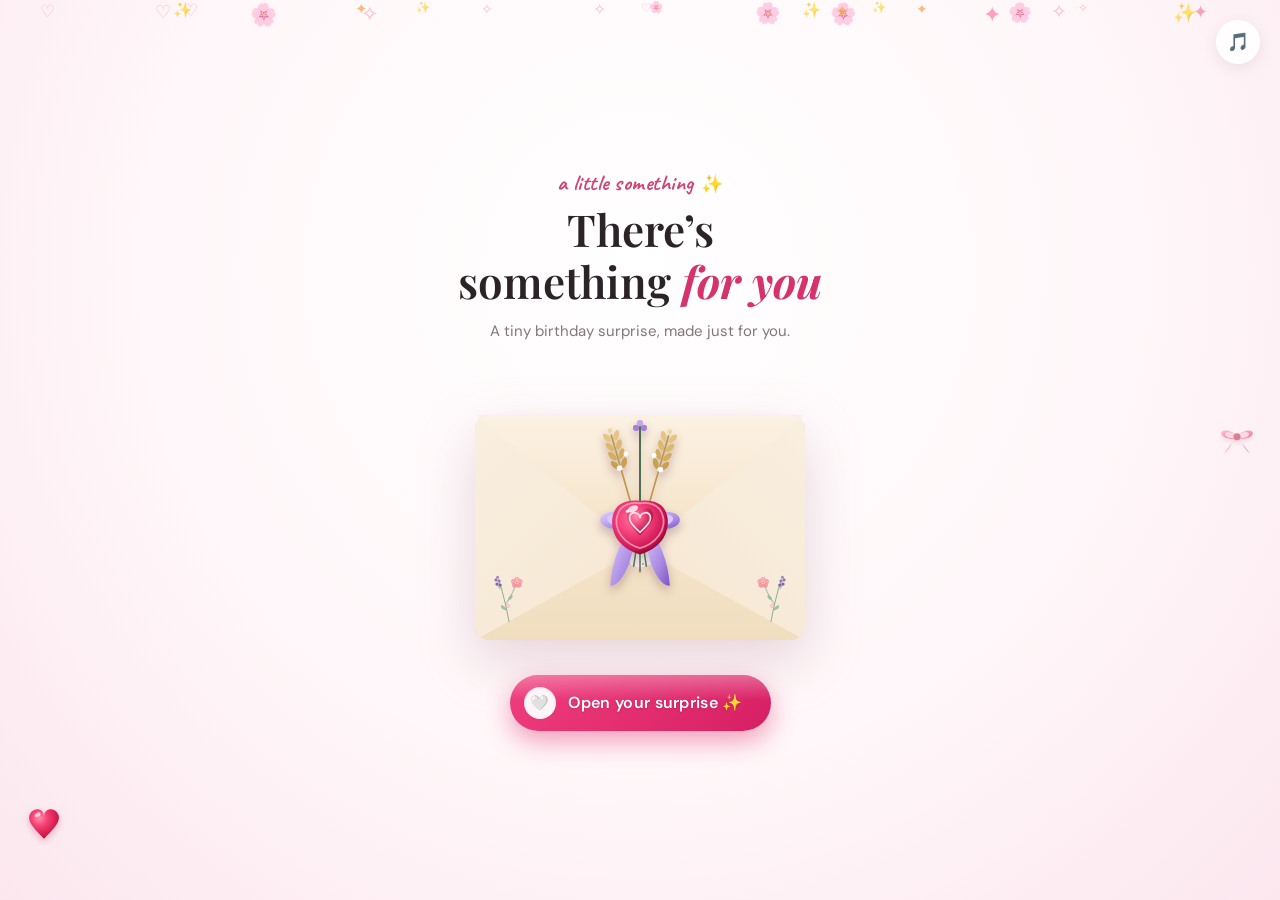
<file: index.html>
<!doctype html>
<html lang="en">
<head>
  <meta charset="utf-8">
  <meta name="viewport" content="width=device-width, initial-scale=1">
  <title>A Tiny Birthday Surprise • Open With Love</title>
  <link rel="stylesheet" href="style.css">
</head>
<body>
  <audio id="music" src="music/music.mp3" loop preload="auto"></audio>
  <button class="music" id="musicBtn" aria-label="Toggle music">🎵</button>

  <!-- Floating Sparkles -->
  <div class="sparkle-particles" id="sparkleContainer"></div>

  <!-- Decorative Corner Accents matching Screenshot 1 -->
  <img src="assets/accent-heart.svg" class="accent-heart-left" alt="heart decoration">
  <img src="assets/accent-bow.svg" class="accent-bow-right" alt="ribbon decoration">

  <main class="screen envelope-screen">
    <div class="screen-container">
      <p class="eyebrow-script">a little something <span class="sparkle">✨</span></p>
      <h1 class="headline-serif">There’s<br>something <span class="accent-pink">for you</span></h1>
      <p class="subtext">A tiny birthday surprise, made just for you.</p>

      <!-- Envelope Component (Slide 1 & 2) -->
      <div class="envelope-stage" id="envelope">
        <!-- Slide 2 pop-up characters -->
        <img src="assets/teddy-gift.svg" class="pop-teddy-left" alt="Teddy bear with gift box">
        <img src="assets/bunny-party.svg" class="pop-bunny-right" alt="Cheering bunny rabbit">

        <div class="envelope-wrapper">
          <div class="envelope-back"></div>

          <!-- Slide 2 letter card -->
          <div class="envelope-card" id="envelopeCard">
            <p class="card-prefix">for</p>
            <h2 class="card-recipient" data-name>Aanya</h2>
            <div class="card-sparkles-row">✦ ✨ ✦</div>
          </div>

          <!-- Envelope pocket flaps -->
          <div class="envelope-pocket">
            <div class="pocket-bottom"></div>
            <div class="pocket-left"></div>
            <div class="pocket-right"></div>
            <img src="assets/envelope-flowers.svg" class="pocket-flower-left" alt="floral sprig">
            <img src="assets/envelope-flowers.svg" class="pocket-flower-right" alt="floral sprig">
          </div>

          <!-- Top triangular flap -->
          <div class="envelope-top-flap"></div>

          <!-- Lavender Bouquet & 3D Pink Heart Wax Seal -->
          <div class="envelope-seal-wrapper">
            <img src="assets/lavender-seal.svg" alt="Wax seal with lavender bouquet" style="width: 100%; height: 100%;">
          </div>
        </div>
      </div>

      <!-- Call To Action Button -->
      <button class="btn-surprise" id="openEnvelope">
        <span class="btn-icon-heart">🤍</span>
        <span class="btn-surprise-text">Open your surprise ✨</span>
      </button>
    </div>
  </main>

  <script src="script.js"></script>
</body>
</html>
</file>
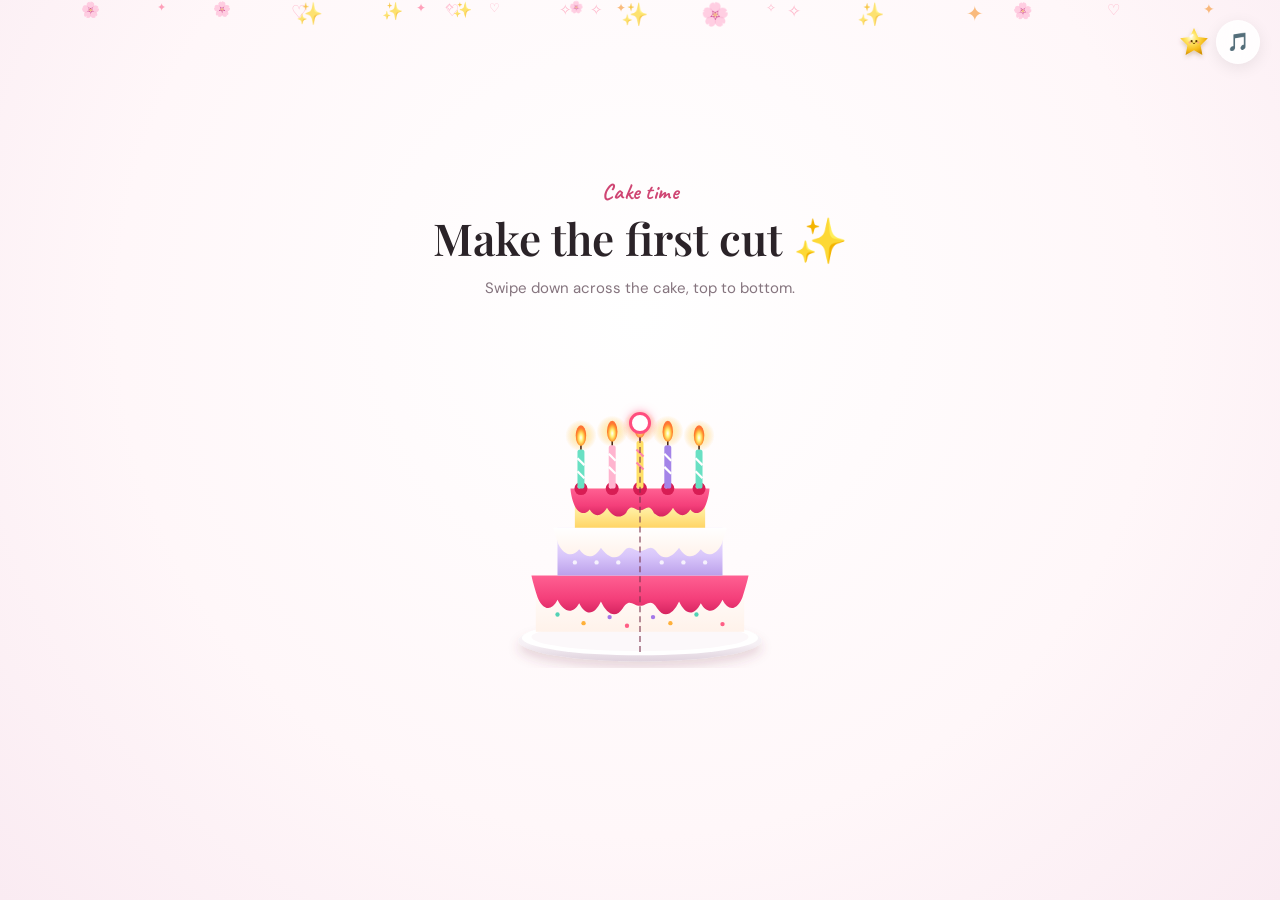
<file: cake.html>
<!doctype html>
<html lang="en">
<head>
  <meta charset="utf-8">
  <meta name="viewport" content="width=device-width, initial-scale=1">
  <title>Cake Time • Make The First Cut</title>
  <link rel="stylesheet" href="style.css">
</head>
<body>
  <audio id="music" src="music/music.mp3" loop preload="auto"></audio>
  <button class="music" id="musicBtn" aria-label="Toggle music">🎵</button>

  <!-- 3D Star Sticker in top-right corner matching Screenshot 1 & 2 -->
  <img src="assets/sticker-star.svg" class="top-star-sticker" alt="star sticker">

  <!-- Floating Sparkles -->
  <div class="sparkle-particles" id="sparkleContainer"></div>

  <main class="screen cake-screen" id="cakePage">
    <div class="screen-container">
      
      <!-- Pre-cut State Header (Screenshot 1) -->
      <div class="cake-pre-cut" id="cakePreCut">
        <p class="eyebrow-script">Cake time</p>
        <h1 class="headline-serif">Make the first cut <span class="sparkle-gold">✨</span></h1>
        <p class="subtext">Swipe down across the cake, top to bottom.</p>
      </div>

      <!-- Post-cut State Header (Screenshot 2) -->
      <div class="cake-post-cut" id="cakePostCut">
        <p class="eyebrow-script">Cake time</p>
        <h1 class="headline-serif">You did it! 🥳</h1>
        <p class="subtext">The first slice is always the sweetest one.</p>
        <button class="btn-more" id="btnMakeWish" data-next="wish.html">Make a wish ✨</button>
      </div>

      <!-- Interactive 3-Tier Birthday Cake Stage -->
      <div class="cake-cut-stage" id="cakeStage">
        <!-- SVG Cake with Separating Halves -->
        <svg xmlns="http://www.w3.org/2000/svg" viewBox="0 0 360 380" width="100%" height="100%">
          <defs>
            <linearGradient id="ck-pink" x1="0%" y1="0%" x2="0%" y2="100%">
              <stop offset="0%" stop-color="#ff6092"/>
              <stop offset="60%" stop-color="#f43f7a"/>
              <stop offset="100%" stop-color="#d62460"/>
            </linearGradient>
            <linearGradient id="ck-yellow" x1="0%" y1="0%" x2="0%" y2="100%">
              <stop offset="0%" stop-color="#fff8db"/>
              <stop offset="60%" stop-color="#ffeb99"/>
              <stop offset="100%" stop-color="#ffd566"/>
            </linearGradient>
            <linearGradient id="ck-purple" x1="0%" y1="0%" x2="0%" y2="100%">
              <stop offset="0%" stop-color="#f3ebff"/>
              <stop offset="60%" stop-color="#d8c5fa"/>
              <stop offset="100%" stop-color="#bba0ea"/>
            </linearGradient>
            <linearGradient id="ck-cream" x1="0%" y1="0%" x2="0%" y2="100%">
              <stop offset="0%" stop-color="#ffffff"/>
              <stop offset="100%" stop-color="#fff2ea"/>
            </linearGradient>
            <linearGradient id="ck-plate" x1="0%" y1="0%" x2="0%" y2="100%">
              <stop offset="0%" stop-color="#ffffff"/>
              <stop offset="60%" stop-color="#f5eff4"/>
              <stop offset="100%" stop-color="#dfd2dd"/>
            </linearGradient>
            <radialGradient id="ck-flame" cx="50%" cy="60%" r="50%">
              <stop offset="0%" stop-color="#ffffff"/>
              <stop offset="35%" stop-color="#fff37a"/>
              <stop offset="75%" stop-color="#ffa033"/>
              <stop offset="100%" stop-color="#ff5511" stop-opacity="0.8"/>
            </radialGradient>
            <radialGradient id="ck-glow" cx="50%" cy="50%" r="50%">
              <stop offset="0%" stop-color="#ffe680" stop-opacity="0.85"/>
              <stop offset="50%" stop-color="#ffd24d" stop-opacity="0.35"/>
              <stop offset="100%" stop-color="#ffae19" stop-opacity="0"/>
            </radialGradient>
            <filter id="ck-shadow" x="-15%" y="-15%" width="130%" height="130%">
              <feDropShadow dx="0" dy="8" stdDeviation="6" flood-color="#803855" flood-opacity="0.18"/>
            </filter>
          </defs>

          <!-- White ceramic platter -->
          <g filter="url(#ck-shadow)">
            <ellipse cx="180" cy="315" rx="140" ry="24" fill="url(#ck-plate)"/>
            <ellipse cx="180" cy="312" rx="136" ry="20" fill="#ffffff"/>
            <ellipse cx="180" cy="311" rx="125" ry="16" fill="#fcf8fa"/>
          </g>

          <!-- LEFT HALF OF CAKE -->
          <g id="cakeLeft" class="cake-half cake-half-left">
            <path d="M 60,305 L 180,305 L 180,240 L 60,240 Z" fill="url(#ck-cream)"/>
            <circle cx="85" cy="285" r="2.5" fill="#52d2b5"/>
            <circle cx="115" cy="295" r="2.5" fill="#ffb03a"/>
            <circle cx="145" cy="288" r="2.5" fill="#a478e8"/>
            <circle cx="165" cy="298" r="2.5" fill="#ff5e85"/>
            <path d="M 55,240 L 180,240 L 180,275 C 172,275 168,265 160,278 C 152,290 142,285 135,270 C 128,285 118,288 110,272 C 102,286 92,282 85,268 C 78,282 68,280 62,265 C 57,250 55,240 55,240 Z" fill="url(#ck-pink)"/>

            <path d="M 85,240 L 180,240 L 180,185 L 85,185 Z" fill="url(#ck-purple)"/>
            <circle cx="105" cy="225" r="2.5" fill="#ffffff" opacity="0.8"/>
            <circle cx="130" cy="225" r="2.5" fill="#ffffff" opacity="0.8"/>
            <circle cx="155" cy="225" r="2.5" fill="#ffffff" opacity="0.8"/>
            <path d="M 80,185 L 180,185 L 180,212 C 172,212 168,202 160,214 C 152,224 142,218 135,208 C 128,220 118,222 110,210 C 102,220 92,216 86,204 C 82,192 80,185 80,185 Z" fill="url(#ck-cream)"/>

            <path d="M 105,185 L 180,185 L 180,140 L 105,140 Z" fill="url(#ck-yellow)"/>
            <path d="M 100,140 L 180,140 L 180,165 C 174,165 170,156 164,168 C 156,176 148,172 142,162 C 136,172 128,174 122,164 C 116,172 108,168 104,158 C 100,148 100,140 100,140 Z" fill="url(#ck-pink)"/>

            <circle cx="112" cy="140" r="7.5" fill="#d81d54"/>
            <circle cx="110" cy="138" r="2" fill="#ffffff" opacity="0.8"/>
            <circle cx="148" cy="140" r="7.5" fill="#d81d54"/>
            <circle cx="146" cy="138" r="2" fill="#ffffff" opacity="0.8"/>

            <g transform="translate(112, 85)">
              <circle cx="0" cy="-6" r="18" fill="url(#ck-glow)"/>
              <rect x="-4" y="10" width="8" height="45" rx="3" fill="#69e0c3"/>
              <line x1="-4" y1="20" x2="4" y2="28" stroke="#ffffff" stroke-width="2.5"/>
              <line x1="-4" y1="35" x2="4" y2="43" stroke="#ffffff" stroke-width="2.5"/>
              <line x1="0" y1="10" x2="0" y2="0" stroke="#4a2512" stroke-width="1.8"/>
              <ellipse cx="0" cy="-6" rx="6" ry="12" fill="url(#ck-flame)"/>
            </g>

            <g transform="translate(148, 80)">
              <circle cx="0" cy="-6" r="18" fill="url(#ck-glow)"/>
              <rect x="-4" y="10" width="8" height="50" rx="3" fill="#ffb4cf"/>
              <line x1="-4" y1="20" x2="4" y2="28" stroke="#ffffff" stroke-width="2.5"/>
              <line x1="-4" y1="35" x2="4" y2="43" stroke="#ffffff" stroke-width="2.5"/>
              <line x1="0" y1="10" x2="0" y2="0" stroke="#4a2512" stroke-width="1.8"/>
              <ellipse cx="0" cy="-6" rx="6" ry="12" fill="url(#ck-flame)"/>
            </g>
          </g>

          <!-- RIGHT HALF OF CAKE -->
          <g id="cakeRight" class="cake-half cake-half-right">
            <path d="M 180,305 L 300,305 L 300,240 L 180,240 Z" fill="url(#ck-cream)"/>
            <circle cx="195" cy="288" r="2.5" fill="#a478e8"/>
            <circle cx="215" cy="295" r="2.5" fill="#ffb03a"/>
            <circle cx="245" cy="285" r="2.5" fill="#52d2b5"/>
            <circle cx="275" cy="296" r="2.5" fill="#ff5e85"/>
            <path d="M 180,240 L 305,240 C 305,240 303,250 298,265 C 292,280 282,282 275,268 C 268,282 258,286 250,272 C 242,288 232,285 225,270 C 218,285 208,290 200,278 C 192,265 188,275 180,275 Z" fill="url(#ck-pink)"/>

            <path d="M 180,240 L 275,240 L 275,185 L 180,185 Z" fill="url(#ck-purple)"/>
            <circle cx="205" cy="225" r="2.5" fill="#ffffff" opacity="0.8"/>
            <circle cx="230" cy="225" r="2.5" fill="#ffffff" opacity="0.8"/>
            <circle cx="255" cy="225" r="2.5" fill="#ffffff" opacity="0.8"/>
            <path d="M 180,185 L 280,185 C 280,185 278,192 274,204 C 268,216 258,220 250,210 C 242,222 232,220 225,208 C 218,218 208,224 200,214 C 192,202 188,212 180,212 Z" fill="url(#ck-cream)"/>

            <path d="M 180,185 L 255,185 L 255,140 L 180,140 Z" fill="url(#ck-yellow)"/>
            <path d="M 180,140 L 260,140 C 260,140 260,148 256,158 C 252,168 244,172 238,164 C 232,174 224,172 218,162 C 212,172 204,176 196,168 C 190,156 186,165 180,165 Z" fill="url(#ck-pink)"/>

            <circle cx="212" cy="140" r="7.5" fill="#d81d54"/>
            <circle cx="210" cy="138" r="2" fill="#ffffff" opacity="0.8"/>
            <circle cx="248" cy="140" r="7.5" fill="#d81d54"/>
            <circle cx="246" cy="138" r="2" fill="#ffffff" opacity="0.8"/>

            <circle cx="180" cy="140" r="8" fill="#d81d54"/>
            <circle cx="178" cy="138" r="2.2" fill="#ffffff" opacity="0.8"/>
            
            <g transform="translate(180, 75)">
              <circle cx="0" cy="-6" r="20" fill="url(#ck-glow)"/>
              <rect x="-4" y="10" width="8" height="55" rx="3" fill="#ffe066"/>
              <line x1="-4" y1="20" x2="4" y2="28" stroke="#ff85aa" stroke-width="2.5"/>
              <line x1="-4" y1="35" x2="4" y2="43" stroke="#ff85aa" stroke-width="2.5"/>
              <line x1="0" y1="10" x2="0" y2="0" stroke="#4a2512" stroke-width="1.8"/>
              <ellipse cx="0" cy="-6" rx="6.5" ry="13" fill="url(#ck-flame)"/>
            </g>

            <g transform="translate(212, 80)">
              <circle cx="0" cy="-6" r="18" fill="url(#ck-glow)"/>
              <rect x="-4" y="10" width="8" height="50" rx="3" fill="#a484e8"/>
              <line x1="-4" y1="20" x2="4" y2="28" stroke="#ffffff" stroke-width="2.5"/>
              <line x1="-4" y1="35" x2="4" y2="43" stroke="#ffffff" stroke-width="2.5"/>
              <line x1="0" y1="10" x2="0" y2="0" stroke="#4a2512" stroke-width="1.8"/>
              <ellipse cx="0" cy="-6" rx="6" ry="12" fill="url(#ck-flame)"/>
            </g>

            <g transform="translate(248, 85)">
              <circle cx="0" cy="-6" r="18" fill="url(#ck-glow)"/>
              <rect x="-4" y="10" width="8" height="45" rx="3" fill="#69e0c3"/>
              <line x1="-4" y1="20" x2="4" y2="28" stroke="#ffffff" stroke-width="2.5"/>
              <line x1="-4" y1="35" x2="4" y2="43" stroke="#ffffff" stroke-width="2.5"/>
              <line x1="0" y1="10" x2="0" y2="0" stroke="#4a2512" stroke-width="1.8"/>
              <ellipse cx="0" cy="-6" rx="6" ry="12" fill="url(#ck-flame)"/>
            </g>
          </g>
        </svg>

        <!-- Interactive Vertical Cutting Guide Line -->
        <div class="interactive-cut-line" id="cutLine">
          <div class="cut-handle-target"></div>
          <div class="cut-line-dashed"></div>
        </div>
      </div>

    </div>
  </main>

  <script src="script.js"></script>
</body>
</html>
</file>
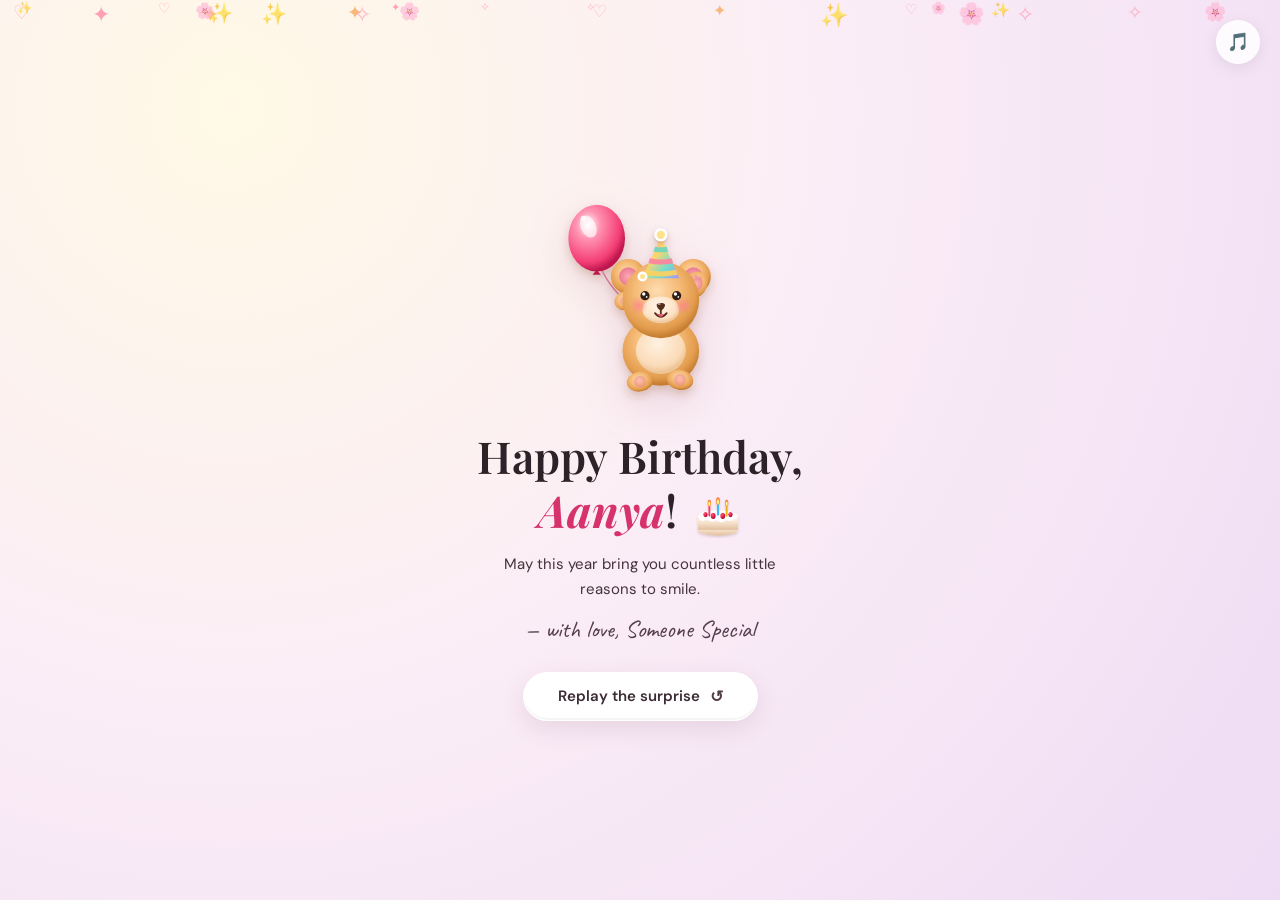
<file: final.html>
<!doctype html>
<html lang="en">
<head>
  <meta charset="utf-8">
  <meta name="viewport" content="width=device-width, initial-scale=1">
  <title>Happy Birthday • Open With Love</title>
  <link rel="stylesheet" href="style.css">
</head>
<body>
  <audio id="music" src="music/music.mp3" loop preload="auto"></audio>
  <button class="music" id="musicBtn" aria-label="Toggle music">🎵</button>

  <!-- Floating Sparkles & Confetti -->
  <div class="sparkle-particles" id="sparkleContainer"></div>

  <main class="screen final-page-screen">
    <div class="final-page-container">
      
      <!-- Floating Teddy Bear with Pink Balloon -->
      <img src="assets/teddy-balloon-wave.svg" class="final-teddy-balloon" alt="Teddy bear with pink balloon">

      <!-- Headline matching Screenshot -->
      <h1 class="final-page-title">
        Happy Birthday,<br>
        <span class="final-name" data-name>Aanya</span><span class="final-exclamation">!</span>
        <img src="assets/cake-mini.svg" class="inline-mini-cake" alt="birthday cake">
      </h1>

      <!-- Heartfelt Subtitle -->
      <p class="final-page-sub">
        May this year bring you countless little<br>reasons to smile.
      </p>

      <!-- Signature -->
      <p class="final-page-sign" data-from>— with love, Someone Special</p>

      <!-- Replay Button -->
      <button class="btn-replay-pill" onclick="next('index.html')">
        Replay the surprise <span class="replay-icon">↺</span>
      </button>

    </div>
  </main>

  <script src="script.js"></script>
</body>
</html>
</file>
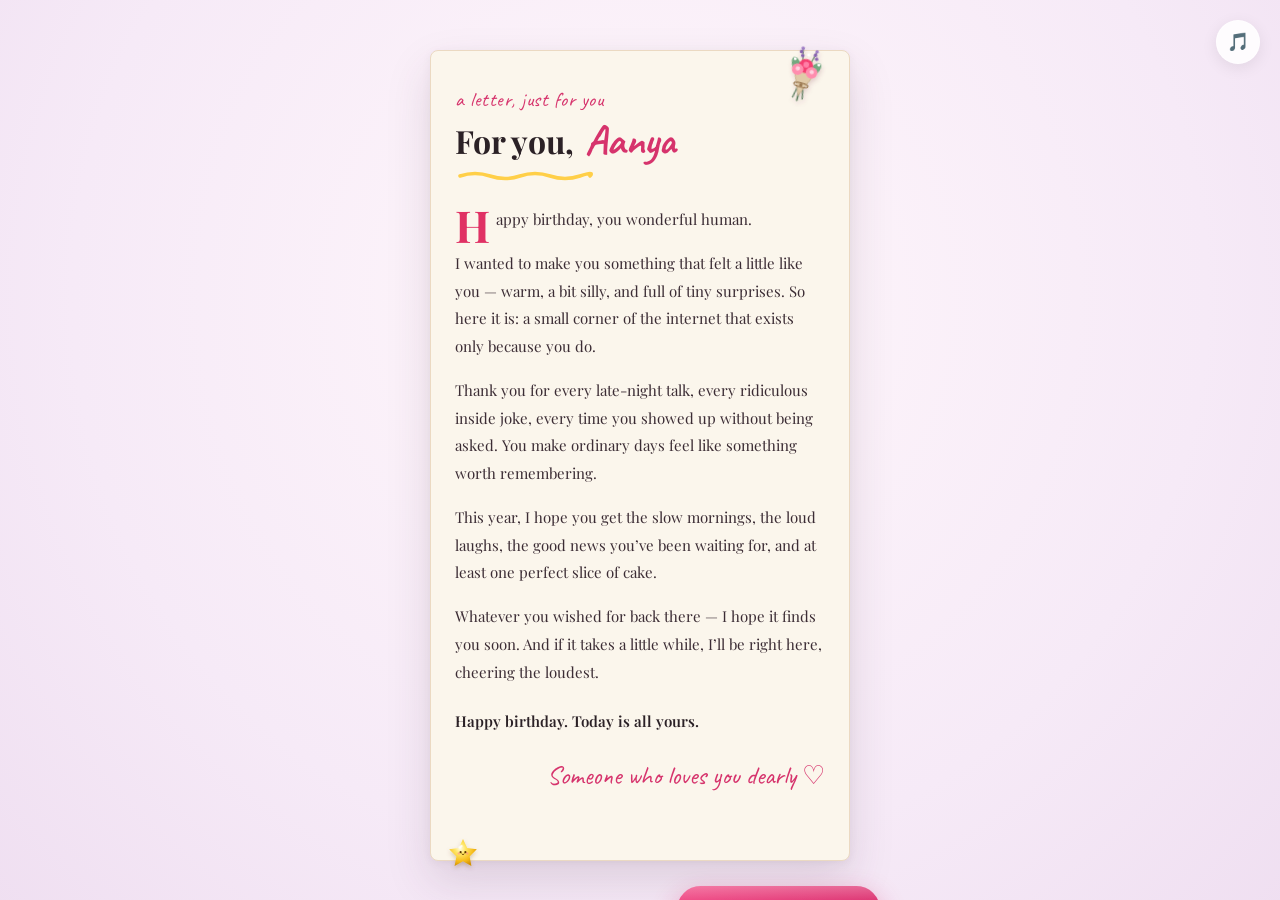
<file: letter.html>
<!doctype html>
<html lang="en">
<head>
  <meta charset="utf-8">
  <meta name="viewport" content="width=device-width, initial-scale=1">
  <title>A Letter For You • Open With Love</title>
  <link rel="stylesheet" href="style.css">
</head>
<body>
  <audio id="music" src="music/music.mp3" loop preload="auto"></audio>
  <button class="music" id="musicBtn" aria-label="Toggle music">🎵</button>

  <main class="screen letter-screen">
    <div class="screen-container" style="max-width: 480px;">
      
      <!-- Vintage Parchment Letter Paper matching Screenshot 5 -->
      <div class="parchment-letter">
        <!-- Pinned Flower Bouquet at Top-Right -->
        <img src="assets/letter-bouquet.svg" class="letter-pinned-bouquet" alt="pinned floral bouquet">

        <!-- Cute 3D Star Sticker at Bottom-Left -->
        <img src="assets/sticker-star.svg" class="letter-pinned-star" alt="star sticker">

        <p class="letter-eyebrow">a letter, just for you</p>
        <h1 class="letter-title">For you, <span class="recipient-accent" data-name>Aanya</span></h1>
        
        <!-- Handwritten Squiggly Yellow Underline -->
        <svg class="squiggly-line" viewBox="0 0 140 10">
          <path d="M 5,5 Q 20,0 35,5 T 65,5 T 95,5 T 125,5 T 135,5"/>
        </svg>

        <!-- Emotional Birthday Letter Text -->
        <div class="letter-body">
          <p><span class="dropcap">H</span>appy birthday, you wonderful human.</p>
          <p>I wanted to make you something that felt a little like you — warm, a bit silly, and full of tiny surprises. So here it is: a small corner of the internet that exists only because you do.</p>
          <p>Thank you for every late-night talk, every ridiculous inside joke, every time you showed up without being asked. You make ordinary days feel like something worth remembering.</p>
          <p>This year, I hope you get the slow mornings, the loud laughs, the good news you’ve been waiting for, and at least one perfect slice of cake.</p>
          <p>Whatever you wished for back there — I hope it finds you soon. And if it takes a little while, I’ll be right here, cheering the loudest.</p>
          <p class="letter-closing">Happy birthday. Today is all yours.</p>
          <p class="letter-signature">Someone who loves you dearly ♡</p>
        </div>
      </div>

      <!-- Action Button -->
      <div style="width: 100%; display: flex; justify-content: flex-end;">
        <button class="btn-more" data-next="final.html">One last thing 👑</button>
      </div>

    </div>
  </main>

  <script src="script.js"></script>
</body>
</html>
</file>
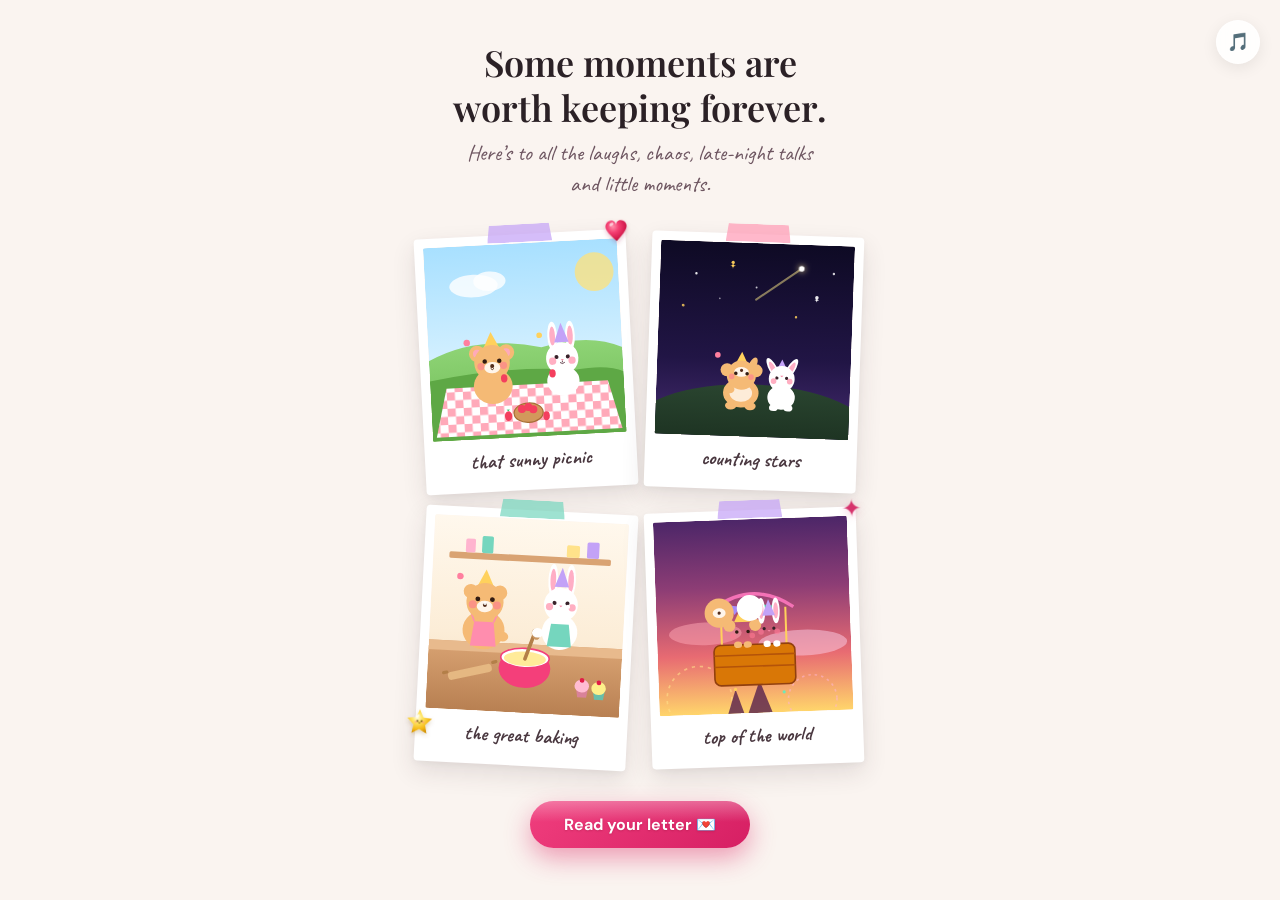
<file: memories.html>
<!doctype html>
<html lang="en">
<head>
  <meta charset="utf-8">
  <meta name="viewport" content="width=device-width, initial-scale=1">
  <title>Precious Memories • Open With Love</title>
  <link rel="stylesheet" href="style.css">
</head>
<body>
  <audio id="music" src="music/music.mp3" loop preload="auto"></audio>
  <button class="music" id="musicBtn" aria-label="Toggle music">🎵</button>

  <main class="screen memories-screen">
    <div class="screen-container" style="max-width: 520px;">
      
      <!-- Header matching Screenshot 4 -->
      <div class="memories-header">
        <h1 class="memories-title">Some moments are<br>worth keeping forever.</h1>
        <p class="memories-sub">Here’s to all the laughs, chaos, late-night talks and little moments.</p>
      </div>

      <!-- Polaroid Cards Grid -->
      <div class="polaroid-gallery">
        
        <!-- Polaroid 1: That Sunny Picnic -->
        <div class="polaroid-card card-rot-1">
          <div class="washi-strip washi-purple"></div>
          <img src="assets/accent-heart.svg" class="card-sticker-heart" alt="heart sticker">
          <div class="polaroid-img-wrap">
            <img src="assets/memory-picnic.svg" alt="Teddy and Bunny picnic in meadow">
          </div>
          <p class="polaroid-caption">that sunny picnic</p>
        </div>

        <!-- Polaroid 2: Counting Stars -->
        <div class="polaroid-card card-rot-2">
          <div class="washi-strip washi-pink"></div>
          <div class="polaroid-img-wrap">
            <img src="assets/memory-stars.svg" alt="Teddy and Bunny watching shooting stars">
          </div>
          <p class="polaroid-caption">counting stars</p>
        </div>

        <!-- Polaroid 3: The Great Baking -->
        <div class="polaroid-card card-rot-3">
          <div class="washi-strip washi-mint"></div>
          <img src="assets/sticker-star.svg" class="card-sticker-star" alt="star sticker">
          <div class="polaroid-img-wrap">
            <img src="assets/memory-baking.svg" alt="Teddy and Bunny baking in kitchen">
          </div>
          <p class="polaroid-caption">the great baking</p>
        </div>

        <!-- Polaroid 4: Top of the World -->
        <div class="polaroid-card card-rot-4">
          <div class="washi-strip washi-purple"></div>
          <span class="card-sticker-sparkle">✦</span>
          <div class="polaroid-img-wrap">
            <img src="assets/memory-balloon.svg" alt="Teddy and Bunny in hot air balloon">
          </div>
          <p class="polaroid-caption">top of the world</p>
        </div>

      </div>

      <!-- Action Button -->
      <button class="btn-more" data-next="letter.html">Read your letter 💌</button>

    </div>
  </main>

  <script src="script.js"></script>
</body>
</html>
</file>
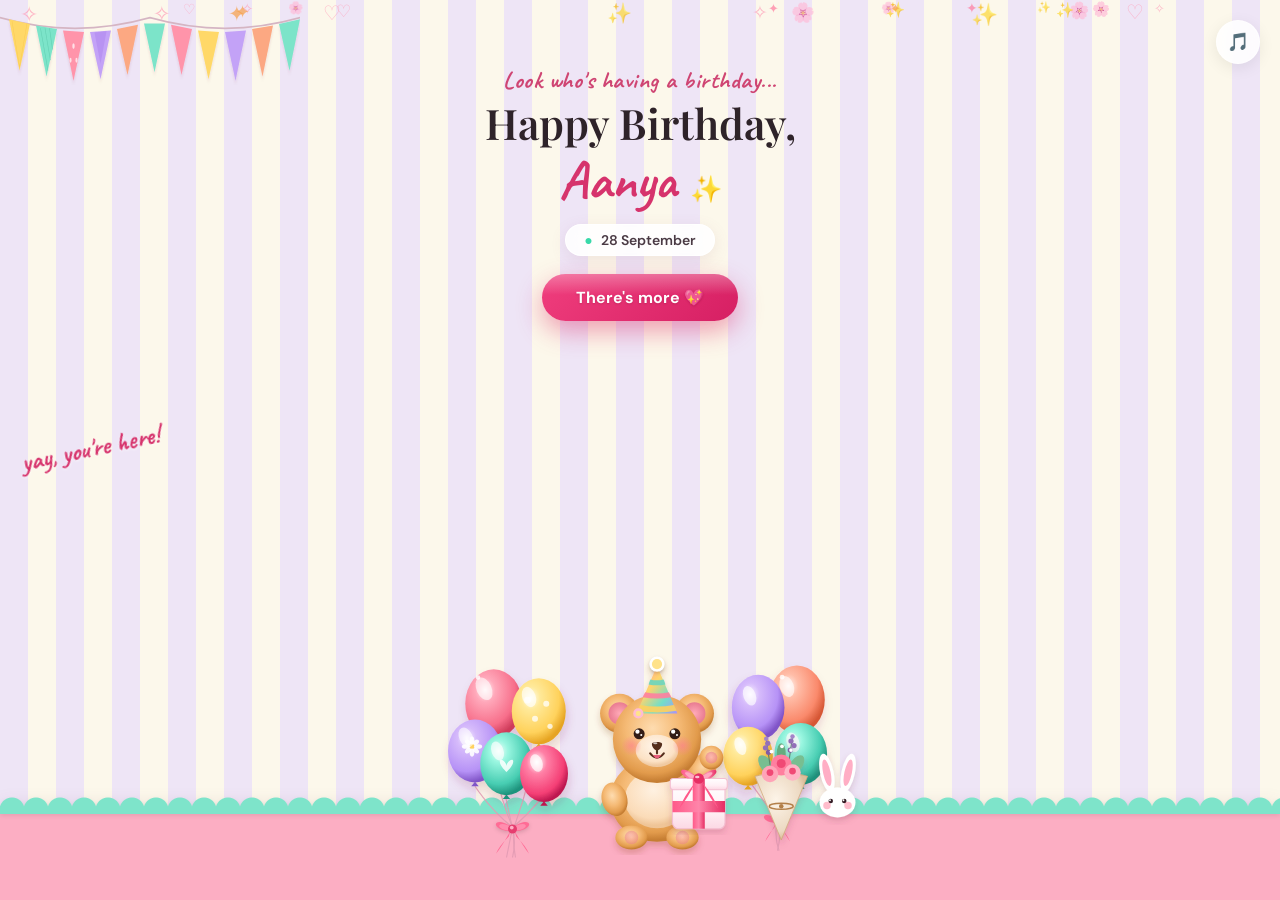
<file: reveal.html>
<!doctype html>
<html lang="en">
<head>
  <meta charset="utf-8">
  <meta name="viewport" content="width=device-width, initial-scale=1">
  <title>Happy Birthday • Birthday Reveal</title>
  <link rel="stylesheet" href="style.css">
</head>
<body>
  <audio id="music" src="music/music.mp3" loop preload="auto"></audio>
  <button class="music" id="musicBtn" aria-label="Toggle music">🎵</button>

  <!-- Top Party Bunting Garland -->
  <img src="assets/bunting.svg" class="reveal-top-bunting" alt="Party Bunting Banner">

  <!-- Floating Sparkles -->
  <div class="sparkle-particles" id="sparkleContainer"></div>

  <!-- Playful Handwritten Note on mid-left matching Screenshot 5 -->
  <div class="handwritten-note">yay, you're here!</div>

  <main class="screen reveal-screen">
    <!-- Top Centered Content -->
    <div class="reveal-content-wrap">
      <p class="reveal-eyebrow">Look who's having a birthday...</p>
      <h1 class="reveal-headline">Happy Birthday,<br><span class="name-highlight" data-name>Aanya</span> <span class="sparkle-gold">✨</span></h1>
      
      <!-- Date Badge -->
      <div class="date-badge">
        <span class="badge-dot">●</span>
        <span data-date>28 September</span>
      </div>

      <!-- Action Button -->
      <button class="btn-more" data-next="cake.html">There's more 💖</button>
    </div>

    <!-- Bottom Celebratory 3D Illustration Scene -->
    <div class="reveal-scene-bottom">
      <!-- Left Pastel Balloons Cluster -->
      <img src="assets/balloons-left.svg" class="scene-balloons-left" alt="Pastel birthday balloons">

      <!-- Center Waving Happy Teddy Bear -->
      <img src="assets/teddy-waving.svg" class="scene-teddy-waving" alt="Waving party-hat teddy bear">

      <!-- Gift Box, Vintage Bouquet and Peeking Bunny -->
      <img src="assets/gift-and-bouquet.svg" class="scene-gift-bouquet" alt="Gift box, floral bouquet and peeking bunny">

      <!-- Right Pastel Balloons Cluster -->
      <img src="assets/balloons-right.svg" class="scene-balloons-right" alt="Pastel balloons right">

      <!-- Scalloped Table / Cake Base -->
      <div class="scalloped-table">
        <div class="scalloped-edge"></div>
      </div>
    </div>
  </main>

  <script src="script.js"></script>
</body>
</html>
</file>
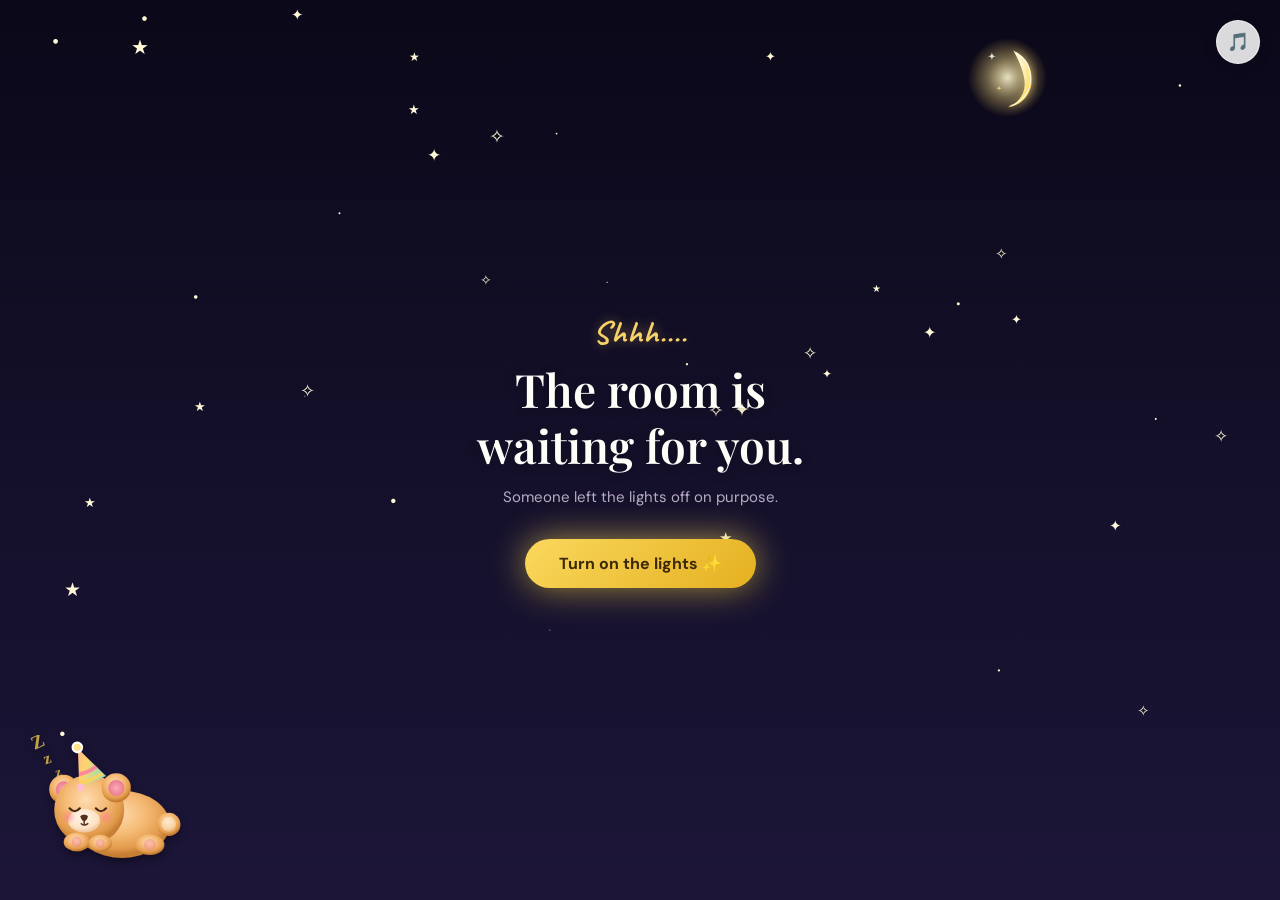
<file: room.html>
<!doctype html>
<html lang="en">
<head>
  <meta charset="utf-8">
  <meta name="viewport" content="width=device-width, initial-scale=1">
  <title>The Room Is Waiting • Open With Love</title>
  <link rel="stylesheet" href="style.css">
</head>
<body>
  <audio id="music" src="music/music.mp3" loop preload="auto"></audio>
  <button class="music" id="musicBtn" aria-label="Toggle music">🎵</button>

  <!-- Night Sky Stars -->
  <div class="room-stars" id="roomStars"></div>

  <!-- Crescent Moon in top-right -->
  <img src="assets/crescent-moon.svg" class="room-moon" alt="Glowing Crescent Moon">

  <!-- Ceiling Bunting Garland (revealed when lights turn on) -->
  <img src="assets/bunting.svg" class="room-bunting" alt="Party Bunting">

  <!-- Sunrays / Light Beams (Slide 4) -->
  <div class="sunrays-container">
    <div class="sunray"></div>
    <div class="sunbeam-1"></div>
    <div class="sunbeam-2"></div>
  </div>

  <!-- Sleeping Teddy Bear at bottom-left -->
  <img src="assets/teddy-sleeping.svg" class="room-teddy-sleeping" alt="Sleeping teddy bear in party hat">

  <main class="screen room-screen">
    <div class="screen-container">
      <p class="room-shhh">Shhh....</p>
      <h1 class="room-headline">The room is<br>waiting for you.</h1>
      <p class="room-sub">Someone left the lights off on purpose.</p>

      <button class="btn-lights" id="lightButton">Turn on the lights ✨</button>
    </div>
  </main>

  <script src="script.js"></script>
</body>
</html>
</file>
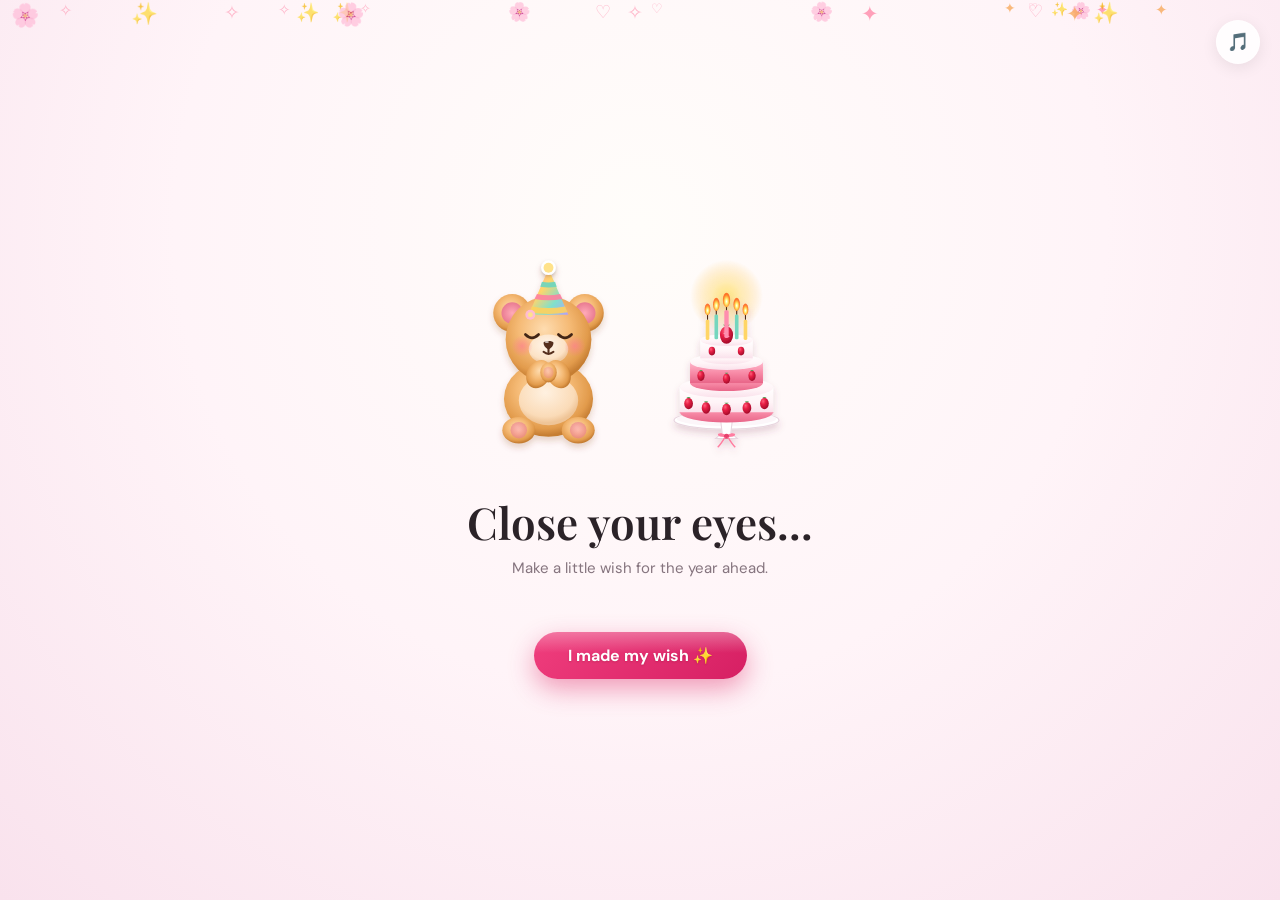
<file: wish.html>
<!doctype html>
<html lang="en">
<head>
  <meta charset="utf-8">
  <meta name="viewport" content="width=device-width, initial-scale=1">
  <title>Make A Wish • Open With Love</title>
  <link rel="stylesheet" href="style.css">
</head>
<body>
  <audio id="music" src="music/music.mp3" loop preload="auto"></audio>
  <button class="music" id="musicBtn" aria-label="Toggle music">🎵</button>

  <!-- Floating Sparkles -->
  <div class="sparkle-particles" id="sparkleContainer"></div>

  <main class="screen wish-screen">
    <div class="screen-container">
      
      <!-- Wishing Teddy and Strawberry Cake with Halo (Screenshot 3) -->
      <div class="wish-characters-wrap">
        <img src="assets/teddy-wishing.svg" class="wish-teddy" alt="Teddy bear closing eyes making a wish">
        <img src="assets/cake-strawberry.svg" class="wish-cake" alt="3-tier strawberry birthday cake">
      </div>

      <!-- Typography -->
      <h1 class="headline-serif" style="margin-bottom: 8px;">Close your eyes...</h1>
      <p class="subtext">Make a little wish for the year ahead.</p>

      <!-- Action Button -->
      <button class="btn-more" data-next="memories.html">I made my wish ✨</button>

    </div>
  </main>

  <script src="script.js"></script>
</body>
</html>
</file>
<file: style.css>
@import url('https://fonts.googleapis.com/css2?family=Caveat:wght@600;700&family=Dancing+Script:wght@600;700&family=DM+Sans:wght@400;500;600;700&family=Playfair+Display:ital,wght@0,500;0,600;0,700;1,500;1,600;1,700&family=Plus+Jakarta+Sans:wght@400;500;600;700&family=Parisienne&display=swap');

:root {
  --pink-primary: #f03e7d;
  --pink-deep: #d61f63;
  --pink-accent: #d6336c;
  --pink-soft: #fdf2f5;
  --pink-card: #fff5f8;
  --cream-bg: #fffbf9;
  --text-dark: #2c2227;
  --text-muted: #85747e;
  --gold-glow: #f7d358;
}

* {
  box-sizing: border-box;
  margin: 0;
  padding: 0;
}

html, body {
  min-height: 100%;
  font-family: 'DM Sans', -apple-system, sans-serif;
  color: var(--text-dark);
  background: var(--cream-bg);
  overflow-x: hidden;
  -webkit-font-smoothing: antialiased;
}

button {
  font: inherit;
  border: none;
  outline: none;
}

/* ========================================================
   GLOBAL AUDIO & CONTROLS
   ======================================================== */
.music {
  position: fixed;
  right: 20px;
  top: 20px;
  z-index: 100;
  border: 1px solid rgba(255, 255, 255, 0.6);
  background: rgba(255, 255, 255, 0.85);
  backdrop-filter: blur(10px);
  width: 44px;
  height: 44px;
  border-radius: 50%;
  cursor: pointer;
  box-shadow: 0 4px 16px rgba(0, 0, 0, 0.08);
  font-size: 18px;
  display: flex;
  align-items: center;
  justify-content: center;
  transition: transform 0.2s ease, box-shadow 0.2s ease;
}
.music:hover {
  transform: scale(1.08);
  box-shadow: 0 6px 20px rgba(0, 0, 0, 0.12);
}

.screen {
  min-height: 100vh;
  width: 100%;
  position: relative;
  display: flex;
  align-items: center;
  justify-content: center;
  overflow: hidden;
  padding: 30px 16px;
}

.screen-container {
  width: min(92vw, 480px);
  margin: auto;
  text-align: center;
  position: relative;
  z-index: 5;
  display: flex;
  flex-direction: column;
  align-items: center;
}

/* Floating Corner Star Sticker */
.top-star-sticker {
  position: fixed;
  top: 25px;
  right: 68px;
  width: 36px;
  height: 36px;
  z-index: 15;
  pointer-events: none;
  animation: gentlePulse 3s infinite ease-in-out;
}

/* ========================================================
   FLOATING SPARKLES & PARTICLES
   ======================================================== */
.sparkle-particles {
  position: fixed;
  inset: 0;
  pointer-events: none;
  z-index: 2;
  overflow: hidden;
}

.sparkle-dot {
  position: absolute;
  color: #ff9cb7;
  font-size: 14px;
  animation: floatUp 8s infinite linear;
  opacity: 0.7;
  user-select: none;
}

@keyframes floatUp {
  0% {
    transform: translateY(105vh) rotate(0deg) scale(0.8);
    opacity: 0;
  }
  15% { opacity: 0.7; }
  85% { opacity: 0.7; }
  100% {
    transform: translateY(-10vh) rotate(180deg) scale(1.1);
    opacity: 0;
  }
}

/* ========================================================
   SLIDE 1 & 2: ENVELOPE PAGE (index.html)
   ======================================================== */
.envelope-screen {
  background: radial-gradient(circle at 50% 30%, #ffffff 0%, #fff7f9 55%, #fce7ef 100%);
}

.accent-heart-left {
  position: fixed;
  left: 20px;
  bottom: 50px;
  width: 48px;
  height: 48px;
  pointer-events: none;
  z-index: 10;
  animation: gentlePulse 3s infinite ease-in-out;
}

.accent-bow-right {
  position: fixed;
  right: 14px;
  top: 46%;
  width: 58px;
  height: 50px;
  pointer-events: none;
  z-index: 10;
  opacity: 0.85;
  animation: gentleFloat 4s infinite ease-in-out;
}

@keyframes gentlePulse {
  0%, 100% { transform: scale(1) rotate(-6deg); }
  50% { transform: scale(1.08) rotate(2deg); }
}

@keyframes gentleFloat {
  0%, 100% { transform: translateY(0) rotate(4deg); }
  50% { transform: translateY(-8px) rotate(-4deg); }
}

/* Typography */
.eyebrow-script {
  font-family: 'Caveat', 'Dancing Script', cursive;
  font-size: 22px;
  font-weight: 700;
  color: #cf4573;
  margin-bottom: 6px;
  letter-spacing: 0.5px;
}
.eyebrow-script .sparkle {
  color: #f7a048;
  font-size: 18px;
  margin-left: 2px;
}

.headline-serif {
  font-family: 'Playfair Display', serif;
  font-size: clamp(34px, 7.5vw, 44px);
  font-weight: 600;
  line-height: 1.18;
  color: #2b2328;
  margin-bottom: 12px;
}
.headline-serif .accent-pink {
  font-family: 'Playfair Display', serif;
  font-style: italic;
  font-weight: 700;
  color: var(--pink-accent);
}

.subtext {
  font-size: 15px;
  color: var(--text-muted);
  line-height: 1.6;
  max-width: 360px;
  margin: 0 auto 52px;
}

/* Vintage Envelope */
.envelope-stage {
  position: relative;
  width: 330px;
  height: 225px;
  margin: 20px auto 35px;
  perspective: 900px;
  cursor: pointer;
}

.envelope-wrapper {
  position: relative;
  width: 100%;
  height: 100%;
  filter: drop-shadow(0 20px 28px rgba(145, 80, 105, 0.22));
  transition: transform 0.3s ease;
}
.envelope-stage:hover .envelope-wrapper {
  transform: translateY(-3px);
}

.envelope-back {
  position: absolute;
  inset: 0;
  background: linear-gradient(170deg, #faf2e4 0%, #f6e6cf 100%);
  border-radius: 14px;
  box-shadow: inset 0 0 15px rgba(185, 140, 100, 0.2);
  border: 1px solid #ebd9c2;
}

.envelope-card {
  position: absolute;
  left: 20px;
  right: 20px;
  top: 15px;
  height: 200px;
  background: #fffdfa;
  background-image: radial-gradient(#fca5c0 1.2px, transparent 1.2px);
  background-size: 14px 14px;
  border-radius: 12px 12px 6px 6px;
  box-shadow: 0 -4px 18px rgba(100, 40, 60, 0.12);
  border: 1px solid #f6dfe7;
  padding: 16px 16px 12px;
  display: flex;
  flex-direction: column;
  align-items: center;
  justify-content: flex-start;
  z-index: 3;
  transition: transform 1.2s cubic-bezier(0.2, 0.8, 0.2, 1);
  transform: translateY(0);
}
.card-prefix {
  font-family: 'DM Sans', sans-serif;
  font-size: 14px;
  color: #ad8394;
  letter-spacing: 1px;
  margin-bottom: 2px;
}
.card-recipient {
  font-family: 'Caveat', 'Playfair Display', cursive;
  font-size: 40px;
  font-weight: 700;
  color: #d6336c;
  line-height: 1.1;
  text-shadow: 0 1px 2px rgba(214, 51, 108, 0.15);
  margin: 2px 0 4px;
}
.card-sparkles-row {
  color: #fab005;
  font-size: 16px;
  letter-spacing: 4px;
  margin-top: 4px;
}

/* Envelope Pocket */
.envelope-pocket {
  position: absolute;
  inset: 0;
  z-index: 5;
  pointer-events: none;
}
.pocket-bottom {
  position: absolute;
  inset: 0;
  background: linear-gradient(180deg, #f7ebd7 0%, #f1debf 100%);
  clip-path: polygon(0 100%, 0 45%, 50% 68%, 100% 45%, 100% 100%);
  border-radius: 0 0 14px 14px;
}
.pocket-left {
  position: absolute;
  inset: 0;
  background: linear-gradient(135deg, #f9efe0 0%, #f4e3cb 100%);
  clip-path: polygon(0 0, 52% 58%, 0 100%);
  border-radius: 14px 0 0 14px;
}
.pocket-right {
  position: absolute;
  inset: 0;
  background: linear-gradient(225deg, #f9efe0 0%, #f4e3cb 100%);
  clip-path: polygon(100% 0, 48% 58%, 100% 100%);
  border-radius: 0 14px 14px 0;
}

.pocket-flower-left {
  position: absolute;
  left: 8px;
  bottom: 12px;
  width: 52px;
  height: 65px;
  z-index: 6;
  opacity: 0.9;
  pointer-events: none;
}
.pocket-flower-right {
  position: absolute;
  right: 8px;
  bottom: 12px;
  width: 52px;
  height: 65px;
  z-index: 6;
  opacity: 0.9;
  transform: scaleX(-1);
  pointer-events: none;
}

/* Flap pointing downwards over the front when closed */
.envelope-top-flap {
  position: absolute;
  top: 0;
  left: 0;
  right: 0;
  height: 135px;
  background: linear-gradient(180deg, #fcf2e3 0%, #f4e1c5 100%);
  clip-path: polygon(0 0, 50% 100%, 100% 0);
  border-radius: 14px 14px 0 0;
  transform-origin: top;
  transition: transform 1s cubic-bezier(0.4, 0, 0.2, 1);
  z-index: 7;
  filter: drop-shadow(0 4px 8px rgba(120, 60, 30, 0.15));
}

.envelope-seal-wrapper {
  position: absolute;
  left: 50%;
  top: 48%;
  transform: translate(-50%, -50%);
  width: 220px;
  height: 220px;
  z-index: 8;
  pointer-events: none;
  transition: transform 0.9s cubic-bezier(0.4, 0, 0.2, 1), opacity 0.6s ease;
}

.pop-teddy-left {
  position: absolute;
  left: -28px;
  bottom: 30px;
  width: 125px;
  height: 155px;
  z-index: 4;
  transform: translateY(60px) scale(0.6);
  opacity: 0;
  pointer-events: none;
  transition: transform 0.9s cubic-bezier(0.34, 1.56, 0.64, 1), opacity 0.5s ease;
}
.pop-bunny-right {
  position: absolute;
  right: -24px;
  bottom: 36px;
  width: 105px;
  height: 135px;
  z-index: 4;
  transform: translateY(60px) scale(0.6);
  opacity: 0;
  pointer-events: none;
  transition: transform 0.9s cubic-bezier(0.34, 1.56, 0.64, 1) 0.15s, opacity 0.5s ease 0.15s;
}

.envelope-stage.is-open .envelope-top-flap {
  transform: rotateX(180deg);
  z-index: 1;
}
.envelope-stage.is-open .envelope-seal-wrapper {
  transform: translate(-50%, -10%) scale(0.92);
  opacity: 1;
  z-index: 8;
}
.envelope-stage.is-open .envelope-card {
  transform: translateY(-130px);
  z-index: 6;
  box-shadow: 0 16px 36px rgba(160, 50, 85, 0.22);
}
.envelope-stage.is-open .pop-teddy-left {
  transform: translateY(-10px) scale(1);
  opacity: 1;
}
.envelope-stage.is-open .pop-bunny-right {
  transform: translateY(-10px) scale(1);
  opacity: 1;
}

/* Button styles */
.btn-surprise {
  display: inline-flex;
  align-items: center;
  gap: 12px;
  padding: 12px 28px 12px 14px;
  background: linear-gradient(135deg, #f03e7d 0%, #d61f63 100%);
  color: #ffffff;
  border-radius: 999px;
  font-weight: 600;
  font-size: 16px;
  cursor: pointer;
  box-shadow: 0 10px 26px rgba(220, 30, 95, 0.42);
  transition: transform 0.25s ease, box-shadow 0.25s ease;
  position: relative;
  overflow: hidden;
}
.btn-surprise::before, .btn-more::before {
  content: "";
  position: absolute;
  top: 0;
  left: 0;
  right: 0;
  height: 45%;
  background: linear-gradient(180deg, rgba(255, 255, 255, 0.3) 0%, rgba(255, 255, 255, 0) 100%);
  border-radius: 999px 999px 0 0;
  pointer-events: none;
}
.btn-surprise:hover, .btn-more:hover {
  transform: translateY(-2px);
  box-shadow: 0 14px 32px rgba(220, 30, 95, 0.5);
}
.btn-icon-heart {
  width: 32px;
  height: 32px;
  border-radius: 50%;
  background: rgba(255, 255, 255, 0.95);
  box-shadow: inset 0 1px 3px rgba(0, 0, 0, 0.1);
  display: flex;
  align-items: center;
  justify-content: center;
  font-size: 15px;
}
.btn-surprise-text {
  letter-spacing: 0.3px;
  text-shadow: 0 1px 2px rgba(120, 10, 40, 0.25);
}

.btn-more {
  display: inline-flex;
  align-items: center;
  justify-content: center;
  gap: 8px;
  padding: 13px 34px;
  background: linear-gradient(135deg, #f03e7d 0%, #d61f63 100%);
  color: #ffffff;
  border-radius: 999px;
  font-weight: 700;
  font-size: 16px;
  cursor: pointer;
  box-shadow: 0 10px 26px rgba(220, 30, 95, 0.42);
  transition: transform 0.25s ease, box-shadow 0.25s ease;
  position: relative;
  overflow: hidden;
  text-shadow: 0 1px 2px rgba(120, 10, 40, 0.25);
}

/* ========================================================
   SLIDE 3 & 4: THE ROOM (room.html)
   ======================================================== */
.room-screen {
  background: linear-gradient(180deg, #0b0819 0%, #130f28 45%, #1c1538 100%);
  color: #ffffff;
  transition: background 2.5s ease;
}

.room-moon {
  position: absolute;
  top: 35px;
  right: 18%;
  width: 85px;
  height: 85px;
  z-index: 2;
  pointer-events: none;
  animation: moonGlow 4s infinite alternate ease-in-out;
}
@keyframes moonGlow {
  0% { filter: drop-shadow(0 0 15px rgba(253, 224, 122, 0.4)); }
  100% { filter: drop-shadow(0 0 28px rgba(253, 224, 122, 0.75)); }
}

.room-stars {
  position: absolute;
  inset: 0;
  pointer-events: none;
  z-index: 1;
}
.star-twinkle {
  position: absolute;
  color: #fff8d6;
  font-size: 14px;
  animation: starPulse 2.8s infinite ease-in-out;
}
@keyframes starPulse {
  0%, 100% { opacity: 0.3; transform: scale(0.8); }
  50% { opacity: 0.95; transform: scale(1.2); }
}

.room-shhh {
  font-family: 'Caveat', 'Playfair Display', cursive;
  font-size: 32px;
  font-weight: 700;
  color: #f7d268;
  margin-bottom: 8px;
  letter-spacing: 1px;
  text-shadow: 0 0 12px rgba(247, 210, 104, 0.4);
}

.room-headline {
  font-family: 'Playfair Display', serif;
  font-size: clamp(34px, 7vw, 46px);
  font-weight: 600;
  line-height: 1.22;
  color: #fffdf8;
  margin-bottom: 12px;
  text-shadow: 0 2px 10px rgba(0, 0, 0, 0.35);
}

.room-sub {
  font-size: 15px;
  color: #b8acc4;
  line-height: 1.6;
  max-width: 340px;
  margin: 0 auto 30px;
}

.btn-lights {
  display: inline-flex;
  align-items: center;
  justify-content: center;
  padding: 14px 34px;
  background: linear-gradient(135deg, #fad85d 0%, #e5b020 100%);
  color: #3d2906;
  border-radius: 999px;
  font-weight: 700;
  font-size: 16px;
  cursor: pointer;
  box-shadow: 0 0 35px rgba(250, 216, 93, 0.65), 0 8px 24px rgba(0, 0, 0, 0.35);
  transition: transform 0.25s ease, box-shadow 0.25s ease, background 1s ease;
  position: relative;
  z-index: 10;
}
.btn-lights:hover {
  transform: translateY(-2px) scale(1.02);
  box-shadow: 0 0 45px rgba(250, 216, 93, 0.85), 0 10px 28px rgba(0, 0, 0, 0.4);
}

.room-teddy-sleeping {
  position: absolute;
  left: 20px;
  bottom: 30px;
  width: 175px;
  height: 135px;
  z-index: 6;
  pointer-events: none;
  animation: sleepingBreath 3.5s infinite ease-in-out;
  transition: filter 2s ease, transform 2s ease;
}
@keyframes sleepingBreath {
  0%, 100% { transform: scale(1) translateY(0); }
  50% { transform: scale(1.03) translateY(-3px); }
}

.room-bunting {
  position: absolute;
  top: 0;
  left: 0;
  right: 0;
  height: 90px;
  z-index: 5;
  pointer-events: none;
  opacity: 0;
  transition: opacity 1.8s ease;
}

.sunrays-container {
  position: absolute;
  inset: 0;
  pointer-events: none;
  z-index: 4;
  opacity: 0;
  transition: opacity 2s ease;
}

.sunray {
  position: absolute;
  top: -80px;
  left: -80px;
  width: 150vw;
  height: 150vh;
  background: radial-gradient(circle at 10% 10%, rgba(255, 235, 160, 0.75) 0%, rgba(255, 218, 120, 0.4) 35%, rgba(180, 110, 190, 0.15) 65%, transparent 80%);
  mix-blend-mode: screen;
}

.sunbeam-1 {
  position: absolute;
  top: 0;
  left: 0;
  width: 120%;
  height: 120%;
  background: linear-gradient(135deg, rgba(255, 240, 180, 0.6) 0%, rgba(255, 220, 130, 0.25) 40%, transparent 75%);
  clip-path: polygon(0 0, 60% 0, 95% 100%, 0 100%);
  mix-blend-mode: screen;
}

.sunbeam-2 {
  position: absolute;
  top: 0;
  left: 0;
  width: 120%;
  height: 120%;
  background: linear-gradient(125deg, rgba(255, 245, 200, 0.7) 0%, rgba(255, 210, 100, 0.3) 30%, transparent 65%);
  clip-path: polygon(0 0, 35% 0, 75% 100%, 20% 100%);
  mix-blend-mode: screen;
}

body.lit .room-screen {
  background: radial-gradient(circle at 15% 15%, #ffd77a 0%, #d495bb 45%, #663f73 75%, #341e47 100%);
}
body.lit .sunrays-container, body.lit .room-bunting {
  opacity: 1;
}
body.lit .room-teddy-sleeping {
  filter: drop-shadow(0 0 25px rgba(255, 230, 150, 0.7)) brightness(1.2);
}
body.lit .btn-lights {
  background: linear-gradient(135deg, #fff2be 0%, #fae288 100%);
  color: #4f3607;
  box-shadow: 0 0 50px rgba(255, 240, 170, 0.85);
}

/* ========================================================
   SLIDE 5: BIRTHDAY REVEAL (reveal.html)
   ======================================================== */
.reveal-screen {
  background: repeating-linear-gradient(
    90deg,
    #eee5f6,
    #eee5f6 28px,
    #fcf8eb 28px,
    #fcf8eb 56px
  );
  padding: 0;
  display: flex;
  flex-direction: column;
  justify-content: space-between;
}

.reveal-top-bunting {
  position: absolute;
  top: 0;
  left: 0;
  right: 0;
  height: 85px;
  z-index: 5;
  pointer-events: none;
}

.reveal-content-wrap {
  width: min(92vw, 480px);
  margin: 65px auto 0;
  text-align: center;
  position: relative;
  z-index: 6;
  display: flex;
  flex-direction: column;
  align-items: center;
}

.reveal-eyebrow {
  font-family: 'Caveat', 'Dancing Script', cursive;
  font-size: 24px;
  font-weight: 700;
  color: #cf4573;
  margin-bottom: 4px;
  letter-spacing: 0.5px;
}

.reveal-headline {
  font-family: 'Playfair Display', serif;
  font-size: clamp(32px, 7vw, 42px);
  font-weight: 600;
  line-height: 1.18;
  color: #2e2329;
  margin-bottom: 12px;
}
.reveal-headline .name-highlight {
  font-family: 'Caveat', 'Playfair Display', cursive;
  font-size: clamp(42px, 9vw, 54px);
  font-weight: 700;
  color: #d6336c;
  display: inline-block;
  margin-right: 4px;
}
.reveal-headline .sparkle-gold {
  color: #f7a048;
  font-size: 26px;
}

.date-badge {
  display: inline-flex;
  align-items: center;
  gap: 8px;
  background: rgba(255, 255, 255, 0.88);
  backdrop-filter: blur(10px);
  border: 1px solid rgba(255, 255, 255, 0.95);
  box-shadow: 0 4px 16px rgba(160, 90, 115, 0.12);
  border-radius: 999px;
  padding: 6px 18px;
  font-size: 14px;
  font-weight: 600;
  color: #4a3a44;
  margin-bottom: 18px;
}
.badge-dot {
  color: #38d9a9;
  font-size: 14px;
}

.handwritten-note {
  position: absolute;
  left: 20px;
  top: 48%;
  font-family: 'Caveat', cursive;
  font-size: 26px;
  font-weight: 700;
  color: #d6336c;
  transform: rotate(-12deg);
  z-index: 7;
  pointer-events: none;
  text-shadow: 0 1px 3px rgba(255, 255, 255, 0.8);
}

.reveal-scene-bottom {
  position: relative;
  width: 100%;
  height: 380px;
  z-index: 5;
  display: flex;
  align-items: flex-end;
  justify-content: center;
  overflow: visible;
  margin-top: -20px;
}

.scalloped-table {
  position: absolute;
  bottom: 0;
  left: 0;
  right: 0;
  height: 90px;
  background: #fcaec3;
  z-index: 2;
  box-shadow: 0 -4px 18px rgba(150, 70, 95, 0.15);
}
.scalloped-edge {
  position: absolute;
  top: -14px;
  left: 0;
  right: 0;
  height: 18px;
  background-image: radial-gradient(circle at 12px 14px, #7ee4ca 12px, transparent 13px);
  background-size: 24px 18px;
  filter: drop-shadow(0 2px 2px rgba(0, 0, 0, 0.08));
}

.scene-teddy-waving {
  position: absolute;
  bottom: 45px;
  left: 50%;
  transform: translateX(-40%);
  width: 170px;
  height: 205px;
  z-index: 4;
}

.scene-balloons-left {
  position: absolute;
  bottom: 30px;
  left: calc(50% - 210px);
  width: 165px;
  height: 235px;
  z-index: 3;
  animation: balloonFloatLeft 4s infinite ease-in-out;
}

.scene-balloons-right {
  position: absolute;
  bottom: 40px;
  right: calc(50% - 215px);
  width: 155px;
  height: 220px;
  z-index: 3;
  animation: balloonFloatRight 4.5s infinite ease-in-out;
}

.scene-gift-bouquet {
  position: absolute;
  bottom: 45px;
  left: 50%;
  transform: translateX(10px);
  width: 210px;
  height: 150px;
  z-index: 5;
}

/* ========================================================
   SLIDE 6 & 7: CAKE CUTTING (cake.html)
   ======================================================== */
.cake-screen {
  background: radial-gradient(circle at 50% 35%, #ffffff 0%, #fff7f9 60%, #faebf2 100%);
}

.cake-cut-stage {
  position: relative;
  width: 320px;
  height: 330px;
  margin: 15px auto 25px;
  user-select: none;
  touch-action: none;
}

.cake-half {
  transition: transform 1.2s cubic-bezier(0.2, 0.8, 0.2, 1);
}

.cake-cut-stage.is-cut .cake-half-left {
  transform: translateX(-24px);
}
.cake-cut-stage.is-cut .cake-half-right {
  transform: translateX(24px);
}

.interactive-cut-line {
  position: absolute;
  top: 45px;
  bottom: 45px;
  left: 50%;
  transform: translateX(-50%);
  width: 28px;
  z-index: 10;
  display: flex;
  flex-direction: column;
  align-items: center;
  cursor: pointer;
}

.cut-line-dashed {
  position: absolute;
  top: 15px;
  bottom: 0;
  width: 2px;
  border-left: 2px dashed rgba(120, 50, 75, 0.55);
}

.cut-handle-target {
  width: 22px;
  height: 22px;
  border-radius: 50%;
  background: #ffffff;
  border: 3px solid #ff4d7e;
  box-shadow: 0 0 10px rgba(255, 77, 126, 0.6);
  position: relative;
  z-index: 2;
  animation: handlePulse 2s infinite ease-in-out;
}

@keyframes handlePulse {
  0%, 100% { transform: scale(1); }
  50% { transform: scale(1.25); box-shadow: 0 0 16px rgba(255, 77, 126, 0.9); }
}

.cake-cut-stage.is-cut .interactive-cut-line {
  display: none;
}

.cake-post-cut {
  display: none;
  animation: fadeIn 0.8s ease forwards;
}
.cake-screen.cut-done .cake-pre-cut {
  display: none;
}
.cake-screen.cut-done .cake-post-cut {
  display: flex;
  flex-direction: column;
  align-items: center;
}

@keyframes fadeIn {
  from { opacity: 0; transform: translateY(8px); }
  to { opacity: 1; transform: translateY(0); }
}

/* ========================================================
   SLIDE 8: WISH (wish.html)
   ======================================================== */
.wish-screen {
  background: radial-gradient(circle at 50% 25%, #fffdfa 0%, #fff4f8 50%, #f9e2ed 100%);
}

.wish-characters-wrap {
  position: relative;
  width: 330px;
  height: 240px;
  margin: 10px auto 25px;
  display: flex;
  align-items: center;
  justify-content: center;
  gap: 8px;
}

.wish-teddy {
  width: 165px;
  height: 210px;
  animation: gentlePulse 3.5s infinite ease-in-out;
}

.wish-cake {
  width: 175px;
  height: 220px;
  animation: gentlePulse 3.5s infinite ease-in-out 0.3s;
}

/* ========================================================
   SLIDE 9: MEMORIES (memories.html)
   ======================================================== */
.memories-screen {
  background: #faf4f0;
  padding: 40px 16px 60px;
  align-items: flex-start;
}

.memories-header {
  margin-bottom: 24px;
}
.memories-title {
  font-family: 'Playfair Display', serif;
  font-size: clamp(28px, 6.5vw, 36px);
  font-weight: 600;
  line-height: 1.25;
  color: #2b2126;
  margin-bottom: 8px;
}
.memories-sub {
  font-family: 'Caveat', cursive;
  font-size: 22px;
  color: #6d5560;
  line-height: 1.4;
  max-width: 360px;
  margin: auto;
}

.polaroid-gallery {
  display: grid;
  grid-template-columns: repeat(2, 1fr);
  gap: 20px 16px;
  width: min(94vw, 440px);
  margin: 10px auto 35px;
}

.polaroid-card {
  position: relative;
  background: #ffffff;
  border-radius: 4px;
  padding: 9px 9px 18px;
  box-shadow: 0 10px 24px rgba(60, 40, 50, 0.12), 0 2px 6px rgba(0, 0, 0, 0.04);
  transition: transform 0.3s ease, box-shadow 0.3s ease;
  user-select: none;
}
.polaroid-card:hover {
  transform: translateY(-4px) scale(1.02) !important;
  box-shadow: 0 16px 32px rgba(60, 40, 50, 0.18);
  z-index: 10;
}

.card-rot-1 { transform: rotate(-3deg); }
.card-rot-2 { transform: rotate(2deg); }
.card-rot-3 { transform: rotate(3deg); }
.card-rot-4 { transform: rotate(-2deg); }

.polaroid-img-wrap {
  width: 100%;
  aspect-ratio: 1 / 1;
  border-radius: 2px;
  overflow: hidden;
  background: #fdf5f0;
}
.polaroid-img-wrap img {
  width: 100%;
  height: 100%;
  object-fit: cover;
  display: block;
}

.polaroid-caption {
  font-family: 'Caveat', cursive;
  font-size: 20px;
  color: #4a3840;
  text-align: center;
  margin-top: 10px;
  font-weight: 700;
}

.washi-strip {
  position: absolute;
  top: -10px;
  left: 50%;
  transform: translateX(-50%);
  width: 65px;
  height: 18px;
  opacity: 0.82;
  box-shadow: 0 1px 3px rgba(0, 0, 0, 0.08);
  z-index: 6;
  clip-path: polygon(4% 0%, 96% 0%, 100% 100%, 0% 100%);
}
.washi-purple { background: rgba(195, 162, 247, 0.85); }
.washi-pink { background: rgba(255, 154, 181, 0.85); }
.washi-mint { background: rgba(117, 214, 190, 0.85); }

.card-sticker-heart {
  position: absolute;
  top: -14px;
  right: -8px;
  width: 34px;
  height: 34px;
  z-index: 8;
}
.card-sticker-star {
  position: absolute;
  bottom: 22px;
  left: -12px;
  width: 32px;
  height: 32px;
  z-index: 8;
}
.card-sticker-sparkle {
  position: absolute;
  top: -14px;
  right: -6px;
  font-size: 24px;
  color: #d6336c;
  z-index: 8;
  filter: drop-shadow(0 2px 4px rgba(214, 51, 108, 0.3));
}

/* ========================================================
   SLIDE 10: PERSONAL LETTER (letter.html)
   ======================================================== */
.letter-screen {
  background: radial-gradient(circle at 50% 30%, #fff7fb 0%, #f6eaf7 60%, #eeddf0 100%);
  padding: 40px 16px 60px;
}

.parchment-letter {
  position: relative;
  width: min(92vw, 420px);
  background: #fbf6ec;
  border-radius: 8px;
  padding: 36px 24px 44px;
  box-shadow: 0 20px 45px rgba(80, 50, 75, 0.15), 0 2px 10px rgba(0, 0, 0, 0.05);
  border: 1px solid #ebd9c2;
  text-align: left;
  margin: 10px auto 25px;
}

.letter-pinned-bouquet {
  position: absolute;
  top: -16px;
  right: 12px;
  width: 72px;
  height: 72px;
  z-index: 10;
  pointer-events: none;
}

.letter-pinned-star {
  position: absolute;
  bottom: -12px;
  left: 14px;
  width: 36px;
  height: 36px;
  z-index: 10;
  pointer-events: none;
}

.letter-eyebrow {
  font-family: 'Caveat', cursive;
  font-size: 20px;
  color: #d6336c;
  margin-bottom: 2px;
  letter-spacing: 0.5px;
}

.letter-title {
  font-family: 'Playfair Display', serif;
  font-size: 32px;
  font-weight: 700;
  color: #2b2126;
  margin-bottom: 4px;
}
.letter-title .recipient-accent {
  font-family: 'Caveat', cursive;
  font-size: 42px;
  color: #d6336c;
  margin-left: 4px;
}

.squiggly-line {
  width: 140px;
  height: 10px;
  margin-bottom: 20px;
  stroke: #ffcf48;
  fill: none;
  stroke-width: 3.5;
  stroke-linecap: round;
}

.letter-body {
  font-family: 'Playfair Display', serif;
  font-size: 15px;
  line-height: 1.85;
  color: #3b2c34;
}
.letter-body p {
  margin-bottom: 16px;
}

.dropcap {
  font-family: 'Playfair Display', serif;
  font-size: 44px;
  line-height: 0.85;
  float: left;
  margin-right: 6px;
  color: #e03164;
  font-weight: 700;
}

.letter-closing {
  font-weight: 600;
  color: #2b2126;
  margin-top: 22px !important;
}

.letter-signature {
  font-family: 'Caveat', cursive;
  font-size: 26px;
  color: #d6336c;
  text-align: right;
  margin-top: 14px;
}

/* ========================================================
   SLIDE 11: FINAL CARD (final.html)
   ======================================================== */
.final-screen {
  background: radial-gradient(circle at 50% 28%, #ffffff 0%, #fff0f5 55%, #fce1ed 100%);
}

.final-card-box {
  width: min(92vw, 440px);
  background: #ffffff;
  border-radius: 28px;
  padding: 34px 24px;
  box-shadow: 0 20px 60px rgba(160, 60, 95, 0.14);
  border: 1px solid #f6dfe7;
  text-align: center;
}

.final-teddy-img {
  width: 130px;
  height: 155px;
  margin: 0 auto 12px;
}

.final-headline {
  font-family: 'Playfair Display', serif;
  font-size: clamp(28px, 6vw, 38px);
  font-weight: 700;
  color: #32252c;
  margin-bottom: 12px;
}
.final-headline span {
  color: #d6336c;
}

.final-p {
  font-size: 15px;
  line-height: 1.8;
  color: #7a6671;
  max-width: 360px;
  margin: 0 auto 20px;
}

.final-sign {
  font-family: 'Caveat', cursive;
  font-size: 28px;
  color: #cf4271;
  margin-bottom: 22px;
}

.btn-replay {
  display: inline-flex;
  align-items: center;
  justify-content: center;
  gap: 8px;
  padding: 12px 28px;
  background: #ffffff;
  border: 1.5px solid #ff9cb7;
  color: #cf4271;
  border-radius: 999px;
  font-weight: 600;
  font-size: 15px;
  cursor: pointer;
  transition: all 0.25s ease;
}
.btn-replay:hover {
  background: #fff0f5;
  transform: translateY(-2px);
  box-shadow: 0 6px 18px rgba(207, 66, 113, 0.2);
}

/* ========================================================
   SLIDE 11: FINAL PAGE EXACT DESIGN
   ======================================================== */
.final-page-screen {
  background: radial-gradient(circle at 18% 12%, #fff9e6 0%, #fbedf6 45%, #eedcf4 100%);
  display: flex;
  align-items: center;
  justify-content: center;
  min-height: 100vh;
  padding: 30px 16px;
  position: relative;
  overflow: hidden;
}

.final-page-container {
  width: min(92vw, 440px);
  margin: auto;
  text-align: center;
  position: relative;
  z-index: 5;
  display: flex;
  flex-direction: column;
  align-items: center;
}

/* Floating Teddy with Pink Balloon */
.final-teddy-balloon {
  width: 200px;
  height: 235px;
  margin: 0 auto 15px;
  animation: floatTeddy 4s infinite ease-in-out;
  filter: drop-shadow(0 14px 22px rgba(140, 70, 95, 0.15));
}

@keyframes floatTeddy {
  0%, 100% {
    transform: translateY(0) rotate(0deg);
  }
  50% {
    transform: translateY(-10px) rotate(2deg);
  }
}

/* Typography matching Screenshot */
.final-page-title {
  font-family: 'Playfair Display', serif;
  font-size: clamp(34px, 7.5vw, 44px);
  font-weight: 600;
  line-height: 1.22;
  color: #2c2227;
  margin-bottom: 14px;
}
.final-page-title .final-name {
  font-family: 'Playfair Display', serif;
  font-style: italic;
  font-weight: 700;
  color: #d6336c;
}
.final-page-title .final-exclamation {
  color: #2c2227;
}

.inline-mini-cake {
  width: 48px;
  height: 44px;
  vertical-align: middle;
  margin-left: 6px;
  display: inline-block;
  animation: gentlePulse 3s infinite ease-in-out;
}

.final-page-sub {
  font-size: 15px;
  line-height: 1.65;
  color: #44333c;
  max-width: 320px;
  margin: 0 auto 12px;
}

.final-page-sign {
  font-family: 'Caveat', cursive;
  font-size: 24px;
  color: #553e4c;
  margin-bottom: 28px;
}

/* Replay Button matching Screenshot */
.btn-replay-pill {
  display: inline-flex;
  align-items: center;
  justify-content: center;
  gap: 8px;
  padding: 13px 34px;
  background: #ffffff;
  color: #3d2b35;
  border-radius: 999px;
  font-weight: 600;
  font-size: 15px;
  cursor: pointer;
  box-shadow: 0 8px 24px rgba(110, 60, 80, 0.12), inset 0 -2px 0 rgba(0, 0, 0, 0.04);
  border: 1px solid rgba(255, 255, 255, 0.95);
  transition: transform 0.25s ease, box-shadow 0.25s ease;
}
.btn-replay-pill:hover {
  transform: translateY(-2px);
  box-shadow: 0 12px 30px rgba(110, 60, 80, 0.18);
}
.btn-replay-pill:active {
  transform: translateY(1px);
}
.btn-replay-pill .replay-icon {
  font-size: 16px;
  color: #553e4c;
  margin-left: 2px;
}

/* Responsive */
@media(max-width: 650px) {
  .envelope-stage { transform: scale(0.92); }
  .scene-balloons-left { left: 5px; width: 130px; height: 190px; }
  .scene-balloons-right { right: 5px; width: 120px; height: 180px; }
  .scene-teddy-waving { width: 140px; height: 175px; transform: translateX(-40%); }
  .scene-gift-bouquet { width: 170px; height: 125px; transform: translateX(5px); }
  .handwritten-note { left: 8px; font-size: 20px; }
  .polaroid-gallery { gap: 14px 10px; }
  .parchment-letter { padding: 28px 18px 36px; }
}
</file>
